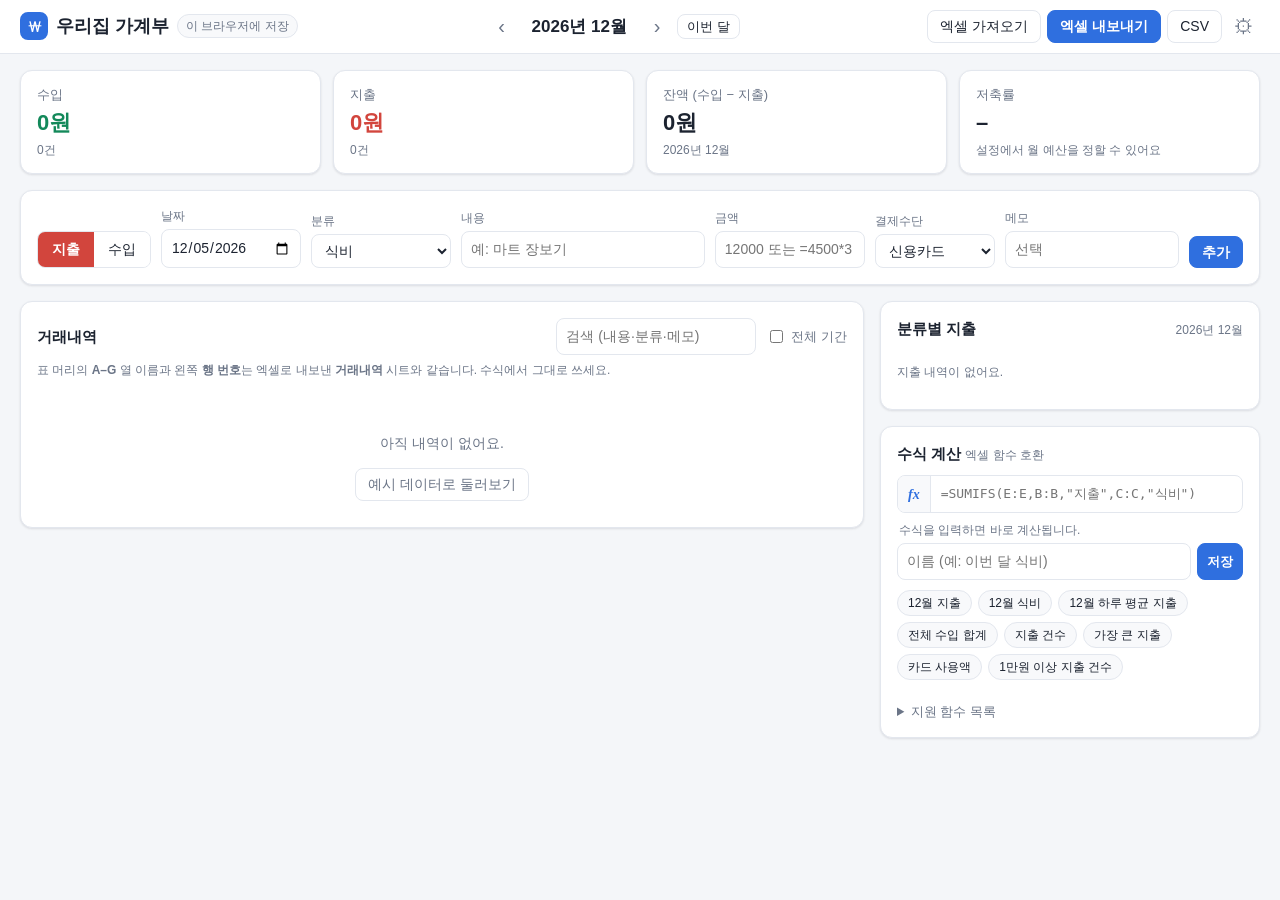
<file: index.html>
<!doctype html>
<html lang="ko">
<head>
  <meta charset="utf-8">
  <meta name="viewport" content="width=device-width, initial-scale=1">
  <meta name="color-scheme" content="light dark">
  <title>우리집 가계부</title>
  <link rel="icon" href="data:image/svg+xml,%3Csvg xmlns='http://www.w3.org/2000/svg' viewBox='0 0 32 32'%3E%3Crect width='32' height='32' rx='7' fill='%232f6fdf'/%3E%3Ctext x='16' y='22' font-size='16' text-anchor='middle' fill='white' font-family='sans-serif' font-weight='700'%3E%E2%82%A9%3C/text%3E%3C/svg%3E">
  <link rel="stylesheet" href="css/style.css">
</head>
<body>
  <header class="topbar">
    <div class="brand">
      <span class="logo" aria-hidden="true">₩</span>
      <h1>우리집 가계부</h1>
      <span class="status" id="saveStatus"></span>
    </div>
    <nav class="month-nav" aria-label="월 이동">
      <button type="button" class="icon-btn" id="prevMonth" aria-label="이전 달">‹</button>
      <label class="month-label">
        <span id="monthText"></span>
        <input type="month" id="monthPicker" aria-label="월 선택">
      </label>
      <button type="button" class="icon-btn" id="nextMonth" aria-label="다음 달">›</button>
      <button type="button" class="btn small ghost" id="thisMonth">이번 달</button>
    </nav>
    <div class="actions">
      <button type="button" class="btn" id="btnImport">엑셀 가져오기</button>
      <input type="file" id="fileInput" accept=".xlsx,.csv,.txt" hidden>
      <button type="button" class="btn primary" id="btnExport">엑셀 내보내기</button>
      <button type="button" class="btn ghost" id="btnCsv" title="CSV로 내보내기">CSV</button>
      <button type="button" class="icon-btn" id="btnSettings" aria-label="설정" title="설정">⚙</button>
    </div>
  </header>

  <main>
    <section class="cards" id="cards" aria-label="이번 달 요약"></section>

    <section class="panel entry" aria-label="내역 입력">
      <form id="entryForm" autocomplete="off">
        <div class="seg" role="radiogroup" aria-label="구분">
          <button type="button" data-type="지출" class="seg-btn on" role="radio" aria-checked="true">지출</button>
          <button type="button" data-type="수입" class="seg-btn" role="radio" aria-checked="false">수입</button>
        </div>
        <label class="f f-date"><span>날짜</span><input type="date" id="fDate" required></label>
        <label class="f f-cat"><span>분류</span><select id="fCat"></select></label>
        <label class="f f-desc"><span>내용</span><input type="text" id="fDesc" list="descList" placeholder="예: 마트 장보기"></label>
        <label class="f f-amt">
          <span>금액 <em class="hint" id="amtPreview"></em></span>
          <input type="text" id="fAmount" inputmode="decimal" placeholder="12000 또는 =4500*3" required>
        </label>
        <label class="f f-method"><span>결제수단</span><select id="fMethod"></select></label>
        <label class="f f-memo"><span>메모</span><input type="text" id="fMemo" placeholder="선택"></label>
        <div class="f-actions">
          <button type="submit" class="btn primary" id="btnSubmit">추가</button>
          <button type="button" class="btn ghost" id="btnCancelEdit" hidden>취소</button>
        </div>
        <datalist id="descList"></datalist>
      </form>
    </section>

    <div class="layout">
      <section class="panel" aria-label="거래내역">
        <div class="panel-head">
          <h2>거래내역 <small class="muted" id="txCount"></small></h2>
          <div class="tools">
            <input type="search" id="search" placeholder="검색 (내용·분류·메모)">
            <label class="check"><input type="checkbox" id="showAll"> 전체 기간</label>
          </div>
        </div>
        <p class="sheet-hint">표 머리의 <b>A–G</b> 열 이름과 왼쪽 <b>행 번호</b>는 엑셀로 내보낸 <b>거래내역</b> 시트와 같습니다. 수식에서 그대로 쓰세요.</p>
        <div class="table-wrap">
          <table class="tx" id="txTable">
            <thead>
              <tr>
                <th class="rn">#</th>
                <th><i>A</i>날짜</th><th class="opt-m"><i>B</i>구분</th><th><i>C</i>분류</th><th><i>D</i>내용</th>
                <th class="num"><i>E</i>금액</th><th class="opt"><i>F</i>결제수단</th><th class="opt"><i>G</i>메모</th>
                <th class="act"><span class="sr">관리</span></th>
              </tr>
            </thead>
            <tbody id="txBody"></tbody>
          </table>
        </div>
        <div class="empty" id="emptyState" hidden>
          <p>아직 내역이 없어요.</p>
          <button type="button" class="btn" id="btnSample">예시 데이터로 둘러보기</button>
        </div>
      </section>

      <aside class="side">
        <section class="panel" aria-label="분류별 지출">
          <div class="panel-head"><h2>분류별 지출</h2><small class="muted" id="catPeriod"></small></div>
          <div id="catBars" class="bars"></div>
        </section>

        <section class="panel formula" aria-label="수식 계산">
          <div class="panel-head"><h2>수식 계산 <small class="muted">엑셀 함수 호환</small></h2></div>
          <div class="fx-bar">
            <span class="fx">fx</span>
            <input type="text" id="fxInput" spellcheck="false" placeholder='=SUMIFS(E:E,B:B,"지출",C:C,"식비")'>
          </div>
          <div class="fx-result" id="fxResult" aria-live="polite"></div>
          <div class="fx-save">
            <input type="text" id="fxName" placeholder="이름 (예: 이번 달 식비)">
            <button type="button" class="btn small primary" id="fxSave">저장</button>
          </div>
          <div class="chips" id="fxExamples"></div>
          <ul class="saved" id="fxSaved"></ul>
          <details class="ref">
            <summary>지원 함수 목록</summary>
            <p class="muted small">거래내역 시트 기준 — A 날짜, B 구분, C 분류, D 내용, E 금액, F 결제수단, G 메모 (1행 머리글).
              조건에는 <code>"식비"</code>, <code>"&gt;=10000"</code>, <code>"카*"</code>, <code>"&gt;="&amp;DATE(2026,1,1)</code> 처럼 엑셀과 같은 방식을 씁니다. 함수를 누르면 입력됩니다.</p>
            <dl id="fnList"></dl>
          </details>
        </section>
      </aside>
    </div>
  </main>

  <dialog id="settingsDlg">
    <form method="dialog" id="settingsForm">
      <h2>설정</h2>
      <label class="f"><span>월 예산 (지출, 원) — 0이면 사용 안 함</span><input type="text" inputmode="numeric" id="sBudget"></label>
      <div class="grid3">
        <label class="f"><span>지출 분류 (한 줄에 하나)</span><textarea id="sExpense" rows="9"></textarea></label>
        <label class="f"><span>수입 분류</span><textarea id="sIncome" rows="9"></textarea></label>
        <label class="f"><span>결제수단</span><textarea id="sMethods" rows="9"></textarea></label>
      </div>
      <p class="muted small">claude.ai 링크로 열면 내 계정에 비공개로 저장되어 다른 기기에서도 이어서 쓸 수 있어요. 파일로 직접 열면 이 브라우저에만 저장됩니다. 백업은 <b>엑셀 내보내기</b>로 해 두세요.</p>
      <div class="dlg-actions">
        <button type="button" class="btn danger ghost" id="btnReset">모든 데이터 삭제</button>
        <span class="spacer"></span>
        <button value="cancel" class="btn ghost" formnovalidate>닫기</button>
        <button value="save" class="btn primary" id="btnSaveSettings">저장</button>
      </div>
    </form>
  </dialog>

  <dialog id="choiceDlg">
    <form method="dialog">
      <h2 id="choiceTitle"></h2>
      <p id="choiceText"></p>
      <div class="dlg-actions" id="choiceActions"></div>
    </form>
  </dialog>

  <div class="toast" id="toast" role="status" aria-live="polite"></div>

  <script src="js/formula.js"></script>
  <script src="js/xlsx.js"></script>
  <script src="js/app.js"></script>
</body>
</html>
</file>
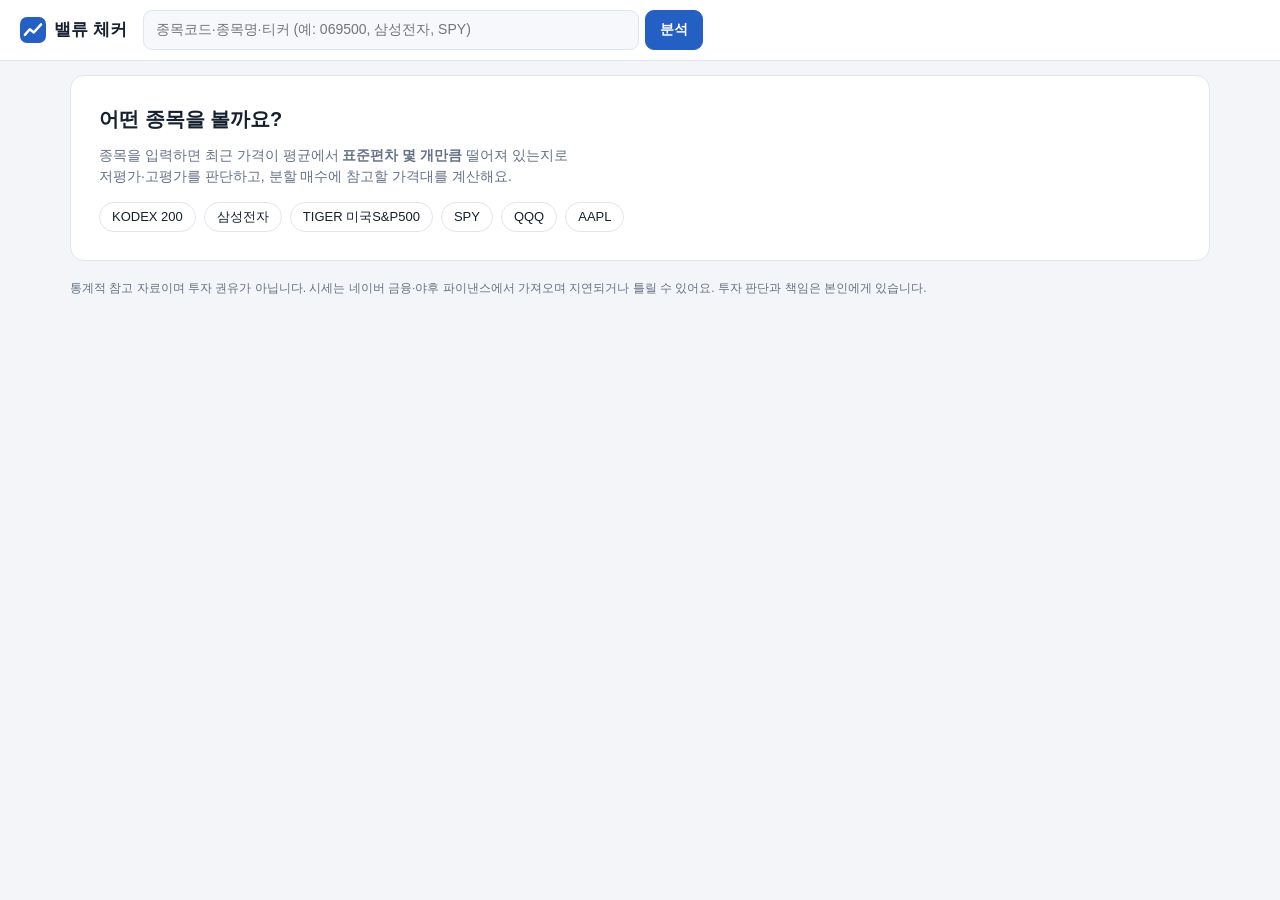
<file: stock-valuation/static/index.html>
<!doctype html>
<html lang="ko">
<head>
  <meta charset="utf-8">
  <meta name="viewport" content="width=device-width, initial-scale=1">
  <meta name="color-scheme" content="light dark">
  <title>밸류 체커</title>
  <link rel="icon" href="data:image/svg+xml,%3Csvg xmlns='http://www.w3.org/2000/svg' viewBox='0 0 32 32'%3E%3Crect width='32' height='32' rx='7' fill='%23245fc4'/%3E%3Cpath d='M6 22 L12 15 L17 19 L26 9' stroke='white' stroke-width='3' fill='none' stroke-linecap='round' stroke-linejoin='round'/%3E%3C/svg%3E">
  <link rel="stylesheet" href="style.css">
</head>
<body>
  <header class="top">
    <div class="brand"><span class="logo" aria-hidden="true"></span><h1>밸류 체커</h1></div>
    <form id="searchForm" class="search" autocomplete="off" role="search">
      <input id="q" type="search" placeholder="종목코드·종목명·티커 (예: 069500, 삼성전자, SPY)" aria-label="종목 검색" aria-autocomplete="list" aria-controls="suggest">
      <button class="btn primary" type="submit">분석</button>
      <ul id="suggest" class="suggest" role="listbox" hidden></ul>
    </form>
  </header>

  <main>
    <div id="recent" class="recent" aria-label="최근 본 종목"></div>

    <section id="empty" class="empty">
      <h2>어떤 종목을 볼까요?</h2>
      <p>종목을 입력하면 최근 가격이 평균에서 <b>표준편차 몇 개만큼</b> 떨어져 있는지로 저평가·고평가를 판단하고, 분할 매수에 참고할 가격대를 계산해요.</p>
      <div class="examples" id="examples">
        <button type="button" data-q="069500" data-n="KOR">KODEX 200</button>
        <button type="button" data-q="005930" data-n="KOR">삼성전자</button>
        <button type="button" data-q="360750" data-n="KOR">TIGER 미국S&amp;P500</button>
        <button type="button" data-q="SPY" data-n="USA">SPY</button>
        <button type="button" data-q="QQQ" data-n="USA">QQQ</button>
        <button type="button" data-q="AAPL" data-n="USA">AAPL</button>
      </div>
    </section>

    <div id="loading" class="loading" hidden>시세를 불러오는 중…</div>
    <div id="error" class="error" role="alert" hidden></div>

    <div id="result" hidden>
      <section class="card quote">
        <div class="q-left">
          <div class="q-name"><h2 id="name"></h2><span id="badges"></span></div>
          <div class="q-meta" id="meta"></div>
        </div>
        <div class="q-right">
          <div class="q-price" id="price"></div>
          <div class="q-change" id="change"></div>
        </div>
        <div class="q-status">
          <span id="status"></span>
          <label class="toggle"><input type="checkbox" id="auto" checked> 30초마다 자동 갱신</label>
          <button type="button" class="btn small ghost" id="refresh">지금 갱신</button>
        </div>
      </section>

      <div class="grid">
        <section class="card verdict">
          <div class="card-head">
            <h3>평가</h3>
            <label class="period">비교 기간
              <select id="period">
                <option value="60">3개월 (60거래일)</option>
                <option value="120">6개월 (120거래일)</option>
                <option value="250" selected>1년 (250거래일)</option>
                <option value="500">2년 (500거래일)</option>
              </select>
            </label>
          </div>
          <div class="v-main">
            <span class="zone-pill" id="zonePill"></span>
            <span class="z-value" id="zValue"></span>
          </div>
          <p class="v-text" id="vText"></p>
          <div class="gauge" id="gauge" aria-hidden="true">
            <div class="g-track">
              <span class="g-seg deep-under"></span><span class="g-seg under"></span><span class="g-seg fair"></span><span class="g-seg over"></span><span class="g-seg deep-over"></span>
            </div>
            <span class="g-marker" id="gMarker"></span>
            <div class="g-ticks"><span>−3σ</span><span>−2σ</span><span>−1σ</span><span>평균</span><span>+1σ</span><span>+2σ</span><span>+3σ</span></div>
          </div>
          <dl class="facts" id="facts"></dl>
          <div id="extraNote" class="extra-note"></div>
        </section>

        <section class="card levels">
          <div class="card-head"><h3>가격대별 참고 가격</h3><span class="muted small" id="levelsPeriod"></span></div>
          <div class="table-wrap">
            <table class="tbl" id="levelsTbl">
              <thead><tr><th>구간</th><th class="num">가격</th><th class="num"><span class="long">현재가 </span>대비</th><th class="num" title="같은 기간 길이로 과거를 굴려 계산했을 때 이 구간에 있었던 날의 비율">과거 빈도</th></tr></thead>
              <tbody></tbody>
            </table>
          </div>
          <p class="muted small">매수 참고 가격은 호가 단위로 내림했어요. <b>과거 빈도</b>는 지난 기록에서 가격이 그 구간 바깥(아래 또는 위)에 있었던 날의 비율이에요. 낮을수록 드물게 오는 가격이에요.</p>
        </section>
      </div>

      <section class="card chart-card">
        <div class="card-head">
          <h3>가격과 표준편차 밴드</h3>
          <div class="legend" id="legend">
            <span><i class="lk price"></i>종가</span>
            <span><i class="lk sma"></i>이동평균</span>
            <span><i class="lk b1"></i>±1σ</span>
            <span><i class="lk b2"></i>±2σ</span>
          </div>
        </div>
        <div class="chart" id="chart"></div>
      </section>

      <div class="grid">
        <section class="card">
          <div class="card-head"><h3>변동성으로 본 하락 시나리오</h3><span class="muted small" id="volNote"></span></div>
          <div class="table-wrap">
            <table class="tbl" id="scenTbl">
              <thead><tr><th>기간</th><th class="num">보통 범위 하단 (−1σ)</th><th class="num">큰 하락 (−2σ)</th><th class="num">보통 범위 상단 (+1σ)</th></tr></thead>
              <tbody></tbody>
            </table>
          </div>
          <p class="muted small">최근 일간 수익률의 표준편차로 계산했어요. 해당 기간 동안 약 68%의 경우 −1σ~+1σ 사이, 약 95%의 경우 −2σ 위에 머무는 것으로 가정한 값이에요(정규분포 가정).</p>
        </section>

        <section class="card" id="fundCard">
          <div class="card-head"><h3 id="fundTitle">투자 지표</h3><span class="muted small" id="fundSrc"></span></div>
          <dl class="facts cols" id="fund"></dl>
          <p class="muted small" id="fundNote"></p>
        </section>
      </div>

      <details class="card method">
        <summary>어떻게 계산하나요?</summary>
        <ol>
          <li><b>이동평균과 표준편차:</b> 선택한 기간(예: 최근 250거래일)의 종가 평균과 표준편차(σ)를 구해요. 오늘 가격은 실시간 현재가를 써요.</li>
          <li><b>평가(z):</b> (현재가 − 평균) ÷ σ. −1σ 이하면 저평가, −2σ 이하면 강한 저평가, +1σ 이상이면 고평가, +2σ 이상이면 강한 고평가로 봐요.</li>
          <li><b>매수 참고 가격:</b> 평균 − 1σ, 1.5σ, 2σ, 2.5σ 가격이에요. 한 번에 사기보다 구간마다 나눠 사는 분할 매수에 참고하세요.</li>
          <li><b>과거 빈도:</b> 같은 기간 길이로 과거 약 5년을 하루씩 굴려 계산한 z 값 중, 그 구간을 넘어선 날의 비율이에요.</li>
          <li><b>한계:</b> 가격이 평균으로 돌아온다는 가정(평균회귀)에 기반해요. 실적 악화나 시장 급락처럼 추세가 바뀌면 −2σ 아래로 계속 내려갈 수 있어요. PER·목표가 같은 지표와 함께 보세요.</li>
        </ol>
      </details>
    </div>

    <p class="disclaimer">통계적 참고 자료이며 투자 권유가 아닙니다. 시세는 네이버 금융·야후 파이낸스에서 가져오며 지연되거나 틀릴 수 있어요. 투자 판단과 책임은 본인에게 있습니다.</p>
  </main>

  <div class="tip" id="tip" role="status" hidden></div>

  <script src="stats.js"></script>
  <script src="app.js"></script>
</body>
</html>
</file>
<file: css/style.css>
:root {
  --bg: #f4f6f9;
  --surface: #ffffff;
  --surface-2: #f8f9fb;
  --border: #e3e7ee;
  --text: #1c2330;
  --muted: #6b7587;
  --primary: #2f6fdf;
  --primary-ink: #ffffff;
  --primary-soft: #e8effc;
  --income: #13895a;
  --expense: #d2453d;
  --warn: #c77d0a;
  --bar: #2f6fdf;
  --shadow: 0 1px 2px rgba(16, 24, 40, .05), 0 1px 3px rgba(16, 24, 40, .06);
  --radius: 12px;
  --mono: ui-monospace, SFMono-Regular, Menlo, Consolas, monospace;
  color-scheme: light;
}
@media (prefers-color-scheme: dark) {
  :root:not([data-theme="light"]) {
    --bg: #11151c;
    --surface: #181d26;
    --surface-2: #1e2430;
    --border: #2a3140;
    --text: #e6e9ef;
    --muted: #97a1b3;
    --primary: #5b8ff0;
    --primary-ink: #0b1220;
    --primary-soft: #1f2b44;
    --income: #3cc28a;
    --expense: #f07067;
    --warn: #f0b04a;
    --bar: #5b8ff0;
    --shadow: none;
    color-scheme: dark;
  }
}
:root[data-theme="dark"] {
    --bg: #11151c;
    --surface: #181d26;
    --surface-2: #1e2430;
    --border: #2a3140;
    --text: #e6e9ef;
    --muted: #97a1b3;
    --primary: #5b8ff0;
    --primary-ink: #0b1220;
    --primary-soft: #1f2b44;
    --income: #3cc28a;
    --expense: #f07067;
    --warn: #f0b04a;
    --bar: #5b8ff0;
    --shadow: none;
    color-scheme: dark;
}

* { box-sizing: border-box; }
html { -webkit-text-size-adjust: 100%; }
body {
  margin: 0;
  background: var(--bg);
  color: var(--text);
  font: 14px/1.5 -apple-system, BlinkMacSystemFont, "Apple SD Gothic Neo", "Pretendard", "Malgun Gothic", "맑은 고딕", "Noto Sans KR", sans-serif;
}
button, input, select, textarea { font: inherit; color: inherit; }
h1, h2 { margin: 0; }
h1 { font-size: 18px; }
h2 { font-size: 15px; }
small { font-size: 12px; }
.muted { color: var(--muted); font-weight: 400; }
.small { font-size: 12px; }
.sr { position: absolute; width: 1px; height: 1px; overflow: hidden; clip: rect(0 0 0 0); }
code { font-family: var(--mono); font-size: 12px; background: var(--surface-2); padding: 1px 4px; border-radius: 4px; }

/* ---------- 상단 ---------- */
.topbar {
  position: sticky; top: env(safe-area-inset-top, 0px); z-index: 10;
  display: flex; align-items: center; gap: 12px; flex-wrap: wrap;
  padding-block: 10px;
  padding-left: max(20px, env(safe-area-inset-left, 0px));
  padding-right: max(20px, env(safe-area-inset-right, 0px));
  background: var(--surface);
  border-bottom: 1px solid var(--border);
}
.brand { display: flex; align-items: center; gap: 8px; }
.logo {
  display: grid; place-items: center; width: 28px; height: 28px; border-radius: 8px;
  background: var(--primary); color: var(--primary-ink); font-weight: 700;
}
.month-nav { display: flex; align-items: center; gap: 4px; margin: 0 auto; }
.month-label { position: relative; font-size: 17px; font-weight: 700; padding: 2px 10px; cursor: pointer; border-radius: 8px; }
.month-label:hover { background: var(--surface-2); }
.month-label input { position: absolute; inset: 0; opacity: 0; cursor: pointer; width: 100%; }
.actions { display: flex; gap: 6px; align-items: center; }

.btn {
  border: 1px solid var(--border); background: var(--surface); border-radius: 8px;
  padding: 7px 12px; cursor: pointer; white-space: nowrap; line-height: 1.2;
}
.btn:hover { background: var(--surface-2); }
.btn.primary { background: var(--primary); border-color: var(--primary); color: var(--primary-ink); font-weight: 600; }
.btn.primary:hover { filter: brightness(1.06); }
.btn.ghost { background: transparent; }
.btn.small { padding: 4px 9px; font-size: 13px; }
.btn.danger { color: var(--expense); }
.btn:disabled { opacity: .5; cursor: default; }
.icon-btn {
  border: 0; background: transparent; cursor: pointer; border-radius: 8px;
  width: 32px; height: 32px; font-size: 20px; line-height: 1; color: var(--muted);
}
.icon-btn:hover { background: var(--surface-2); color: var(--text); }
:focus-visible { outline: 2px solid var(--primary); outline-offset: 2px; }

body::before { content: ""; position: fixed; inset: 0 0 auto; height: env(safe-area-inset-top, 0px); z-index: 10; background: var(--surface); }
main {
  max-width: 1280px; margin: 0 auto; display: grid; gap: 16px;
  padding-block: 16px 48px;
  padding-left: max(20px, env(safe-area-inset-left, 0px));
  padding-right: max(20px, env(safe-area-inset-right, 0px));
}
.status { font-size: 12px; color: var(--muted); padding: 2px 8px; border-radius: 99px; background: var(--surface-2); border: 1px solid var(--border); white-space: nowrap; }
.status:empty { display: none; }
.status.ok::before { content: "● "; color: var(--income); }
.status.busy::before { content: "● "; color: var(--primary); }
.status.warn { color: var(--warn); }

.panel {
  background: var(--surface); border: 1px solid var(--border); border-radius: var(--radius);
  box-shadow: var(--shadow); padding: 16px; min-width: 0;
}
.panel-head { display: flex; align-items: center; justify-content: space-between; gap: 10px; flex-wrap: wrap; margin-bottom: 10px; }

/* ---------- 요약 카드 ---------- */
.cards { display: grid; grid-template-columns: repeat(4, minmax(0, 1fr)); gap: 12px; }
.card { background: var(--surface); border: 1px solid var(--border); border-radius: var(--radius); box-shadow: var(--shadow); padding: 14px 16px; min-width: 0; }
.card .label { color: var(--muted); font-size: 13px; }
.card .value { font-size: 22px; font-weight: 700; margin-top: 2px; font-variant-numeric: tabular-nums; overflow-wrap: anywhere; }
.card .sub { color: var(--muted); font-size: 12px; margin-top: 2px; }
.card.income .value { color: var(--income); }
.card.expense .value { color: var(--expense); }
.meter { height: 6px; background: var(--surface-2); border-radius: 99px; margin-top: 8px; overflow: hidden; }
.meter > span { display: block; height: 100%; background: var(--primary); border-radius: 99px; }
.meter.over > span { background: var(--expense); }
.meter.warn > span { background: var(--warn); }

/* ---------- 입력 폼 ---------- */
#entryForm {
  display: grid; gap: 10px; align-items: end;
  grid-template-columns: auto 140px 140px minmax(140px, 1.4fr) 150px 120px minmax(100px, 1fr) auto;
}
.f { display: flex; flex-direction: column; gap: 4px; min-width: 0; }
.f > span { font-size: 12px; color: var(--muted); }
.f input, .f select, .f textarea, .tools input[type=search], .fx-save input {
  width: 100%; border: 1px solid var(--border); background: var(--surface); border-radius: 8px; padding: 7px 9px; min-width: 0;
}
.f textarea { resize: vertical; }
.f input:focus, .f select:focus, .f textarea:focus { outline: 2px solid var(--primary-soft); border-color: var(--primary); }
.hint { font-style: normal; color: var(--primary); font-weight: 600; }
.hint.err { color: var(--expense); }
.f-actions { display: flex; gap: 6px; }
.seg { display: inline-flex; border: 1px solid var(--border); border-radius: 8px; overflow: hidden; align-self: end; }
.seg-btn { border: 0; background: var(--surface); padding: 7px 14px; cursor: pointer; }
.seg-btn.on[data-type="지출"] { background: var(--expense); color: #fff; font-weight: 600; }
.seg-btn.on[data-type="수입"] { background: var(--income); color: #fff; font-weight: 600; }
.entry.editing { outline: 2px solid var(--primary); }

/* ---------- 레이아웃 ---------- */
.layout { display: grid; grid-template-columns: minmax(0, 1fr) 380px; gap: 16px; align-items: start; }
.side { display: grid; gap: 16px; min-width: 0; }

/* ---------- 거래내역 표 ---------- */
.tools { display: flex; gap: 10px; align-items: center; }
.tools input[type=search] { width: 200px; }
.check { display: inline-flex; gap: 5px; align-items: center; color: var(--muted); font-size: 13px; cursor: pointer; white-space: nowrap; }
.sheet-hint { margin: -4px 0 10px; color: var(--muted); font-size: 12px; }
.table-wrap { overflow-x: auto; margin: 0 -16px; padding: 0 16px; }
table.tx { width: 100%; border-collapse: collapse; font-variant-numeric: tabular-nums; }
.tx th, .tx td { padding: 7px 8px; border-bottom: 1px solid var(--border); text-align: left; white-space: nowrap; }
.tx th { font-size: 12px; color: var(--muted); font-weight: 600; background: var(--surface-2); position: sticky; top: 0; }
.tx th i { font-style: normal; font-family: var(--mono); font-size: 11px; color: var(--primary); margin-right: 5px; }
.tx td.rn, .tx th.rn { color: var(--muted); font-family: var(--mono); font-size: 11px; width: 1%; text-align: right; }
.tx .num { text-align: right; }
.tx td.desc { white-space: normal; min-width: 120px; }
.tx td.memo { color: var(--muted); white-space: normal; max-width: 220px; }
.tx tbody tr { cursor: pointer; }
.tx tbody tr:hover { background: var(--surface-2); }
.tx tbody tr.sel { background: var(--primary-soft); }
.tx tr.day td { background: transparent; cursor: default; color: var(--muted); font-size: 12px; font-weight: 600; padding-top: 14px; border-bottom-color: var(--border); }
.tx tr.day:hover { background: transparent; }
.day-in { display: flex; justify-content: space-between; gap: 12px; padding: 0 44px 0 30px; font-variant-numeric: tabular-nums; }
.day-in span:last-child { font-weight: 500; }
.amt-in { color: var(--income); font-weight: 600; }
.amt-out { font-weight: 600; }
.tag { display: inline-block; padding: 1px 7px; border-radius: 99px; font-size: 12px; background: var(--surface-2); border: 1px solid var(--border); }
.tag.in { color: var(--income); }
.tag.out { color: var(--expense); }
.fxmark { font-family: var(--mono); font-size: 10px; color: var(--primary); margin-left: 4px; vertical-align: super; }
.del { border: 0; background: transparent; color: var(--muted); cursor: pointer; padding: 2px 6px; border-radius: 6px; font-size: 15px; }
.del:hover { color: var(--expense); background: var(--surface-2); }
.empty { text-align: center; padding: 30px 0 10px; color: var(--muted); }

/* ---------- 분류별 막대 ---------- */
.bars { display: grid; gap: 9px; }
.bar-row { display: grid; grid-template-columns: 1fr auto; gap: 2px 8px; font-size: 13px; }
.bar-row .amt { font-variant-numeric: tabular-nums; font-weight: 600; }
.bar-row .pct { color: var(--muted); font-weight: 400; font-size: 12px; margin-left: 4px; }
.bar-row .track { grid-column: 1 / -1; height: 6px; background: var(--surface-2); border-radius: 99px; overflow: hidden; }
.bar-row .track > span { display: block; height: 100%; background: var(--bar); border-radius: 99px; }

/* ---------- 수식 ---------- */
.fx-bar { display: flex; align-items: stretch; border: 1px solid var(--border); border-radius: 8px; overflow: hidden; background: var(--surface); }
.fx-bar:focus-within { border-color: var(--primary); outline: 2px solid var(--primary-soft); }
.fx { display: grid; place-items: center; padding: 0 10px; font-style: italic; font-weight: 700; color: var(--primary); background: var(--surface-2); border-right: 1px solid var(--border); font-family: Georgia, serif; }
#fxInput { flex: 1; border: 0; padding: 8px 10px; font-family: var(--mono); font-size: 13px; background: transparent; outline: none; min-width: 0; }
.fx-result { min-height: 30px; padding: 8px 2px 4px; font-size: 20px; font-weight: 700; font-variant-numeric: tabular-nums; overflow-wrap: anywhere; }
.fx-result .err { color: var(--expense); font-size: 14px; font-weight: 600; }
.fx-result .msg { color: var(--muted); font-size: 12px; font-weight: 400; display: block; }
.fx-save { display: flex; gap: 6px; margin-bottom: 10px; }
.chips { display: flex; flex-wrap: wrap; gap: 6px; margin-bottom: 10px; }
.chip { border: 1px solid var(--border); background: var(--surface-2); border-radius: 99px; padding: 3px 10px; font-size: 12px; cursor: pointer; }
.chip:hover { border-color: var(--primary); color: var(--primary); }
.saved { list-style: none; margin: 0; padding: 0; display: grid; gap: 8px; }
.saved li { border: 1px solid var(--border); border-radius: 10px; padding: 8px 10px; display: grid; grid-template-columns: 1fr auto; gap: 2px 8px; }
.saved .nm { font-weight: 600; font-size: 13px; }
.saved .val { font-weight: 700; font-variant-numeric: tabular-nums; text-align: right; }
.saved .val.err { color: var(--expense); }
.saved .src { grid-column: 1 / -1; font-family: var(--mono); font-size: 11px; color: var(--muted); overflow-wrap: anywhere; cursor: pointer; }
.saved .src:hover { color: var(--primary); }
.saved .ops { grid-column: 1 / -1; display: flex; gap: 4px; justify-content: flex-end; }
.saved .ops button { border: 0; background: transparent; color: var(--muted); cursor: pointer; font-size: 12px; padding: 2px 6px; border-radius: 6px; }
.saved .ops button:hover { background: var(--surface-2); color: var(--text); }
.ref { margin-top: 12px; }
.ref summary { cursor: pointer; color: var(--muted); font-size: 13px; }
.ref dl { margin: 8px 0 0; display: grid; grid-template-columns: auto 1fr; gap: 3px 10px; font-size: 12px; max-height: 280px; overflow: auto; }
.ref dt { font-family: var(--mono); color: var(--primary); cursor: pointer; }
.ref dt:hover { text-decoration: underline; }
.ref dd { margin: 0; color: var(--muted); }

/* ---------- 대화상자 ---------- */
dialog { border: 1px solid var(--border); border-radius: 14px; padding: 20px; background: var(--surface); color: var(--text); width: min(720px, calc(100vw - 32px)); box-shadow: 0 20px 50px rgba(0, 0, 0, .25); }
dialog::backdrop { background: rgba(10, 15, 25, .45); }
dialog h2 { margin-bottom: 12px; font-size: 17px; }
#choiceDlg { width: min(420px, calc(100vw - 32px)); }
#settingsForm { display: grid; gap: 12px; }
.grid3 { display: grid; grid-template-columns: repeat(3, 1fr); gap: 10px; }
.dlg-actions { display: flex; gap: 8px; align-items: center; justify-content: flex-end; margin-top: 6px; flex-wrap: wrap; }
.spacer { flex: 1; }

.toast {
  position: fixed; left: 50%; bottom: calc(24px + env(safe-area-inset-bottom, 0px)); transform: translate(-50%, 20px); opacity: 0; pointer-events: none;
  background: var(--text); color: var(--bg); padding: 9px 16px; border-radius: 10px; font-size: 13px; transition: .2s; z-index: 50; max-width: calc(100vw - 32px);
}
.toast.show { opacity: 1; transform: translate(-50%, 0); }

/* ---------- 반응형 ---------- */
@media (max-width: 1100px) {
  .layout { grid-template-columns: 1fr; }
  #entryForm { grid-template-columns: repeat(4, minmax(0, 1fr)); }
  .seg { grid-column: 1 / -1; justify-self: start; }
  .f-desc, .f-memo { grid-column: span 2; }
}
@media (max-width: 720px) {
  .topbar { padding-block: 8px; padding-left: max(16px, env(safe-area-inset-left, 0px)); padding-right: max(16px, env(safe-area-inset-right, 0px)); gap: 8px; position: static; }
  .month-nav { order: 3; width: 100%; justify-content: center; }
  .actions { margin-left: auto; }
  .actions #btnCsv { display: none; }
  .btn { padding: 6px 10px; }
  main { padding-block: 12px 40px; padding-left: max(16px, env(safe-area-inset-left, 0px)); padding-right: max(16px, env(safe-area-inset-right, 0px)); gap: 12px; }
  .cards { grid-template-columns: repeat(2, minmax(0, 1fr)); gap: 8px; }
  .card { padding: 10px 12px; }
  .card .value { font-size: 18px; }
  #entryForm { grid-template-columns: repeat(2, minmax(0, 1fr)); }
  .f-desc, .f-memo { grid-column: 1 / -1; }
  .f-actions { grid-column: 1 / -1; }
  .f-actions .btn { flex: 1; padding: 9px; }
  .tools { width: 100%; }
  .tools input[type=search] { flex: 1; width: auto; }
  .tx .opt, .tx .opt-m { display: none; }
  .tx td.desc { min-width: 0; }
  .tx td { white-space: normal; word-break: keep-all; }
  .tx td.num, .tx td.dt { white-space: nowrap; }
  .tx th { font-size: 11px; }
  .day-in { padding: 0 4px 0 24px; }
  .tx th, .tx td { padding: 7px 5px; }
  .grid3 { grid-template-columns: 1fr; }
  .grid3 textarea { min-height: 90px; }
}
@media (max-width: 420px) {
  .brand h1 { font-size: 16px; }
  .actions .btn { font-size: 13px; padding: 6px 8px; }
}
</file>
<file: stock-valuation/static/style.css>
/* 밸류 체커 — 정보 밀도가 높은 시세 도구: 위에 요약, 아래로 근거 */
:root {
  --bg: #f3f5f8;
  --surface: #ffffff;
  --surface-2: #f6f8fb;
  --border: #e1e6ee;
  --text: #17202e;
  --muted: #667185;
  --accent: #245fc4;
  --accent-ink: #ffffff;
  --rise: #d0312d;      /* 상승(한국 관례: 빨강) */
  --fall: #2463d1;      /* 하락(파랑) */
  --under-2: #1f5fbf;   /* 강한 저평가 */
  --under-1: #6d9be0;   /* 저평가 */
  --fair: #b8c0cc;      /* 적정 (중립 회색) */
  --over-1: #f0965e;    /* 고평가 */
  --over-2: #d9531a;    /* 강한 고평가 */
  --line: #245fc4;      /* 종가 선 */
  --sma: #7b8496;
  --band1: rgba(36, 95, 196, .13);
  --band2: rgba(36, 95, 196, .06);
  --grid: #e9edf3;
  --mono: ui-monospace, SFMono-Regular, Menlo, Consolas, monospace;
  color-scheme: light;
}
@media (prefers-color-scheme: dark) {
  :root:not([data-theme="light"]) {
    --bg: #0f1319; --surface: #171c24; --surface-2: #1d232d; --border: #2a3240; --text: #e6eaf0; --muted: #98a2b3;
    --accent: #5a8ff0; --accent-ink: #0b1220; --rise: #f06a64; --fall: #5b93f0;
    --under-2: #3f83ec; --under-1: #7fa9ea; --fair: #5c6574; --over-1: #f0a06e; --over-2: #ec6a33;
    --line: #6c9cf2; --sma: #8d96a8; --band1: rgba(108, 156, 242, .16); --band2: rgba(108, 156, 242, .07); --grid: #232a35;
    color-scheme: dark;
  }
}
:root[data-theme="dark"] {
  --bg: #0f1319; --surface: #171c24; --surface-2: #1d232d; --border: #2a3240; --text: #e6eaf0; --muted: #98a2b3;
  --accent: #5a8ff0; --accent-ink: #0b1220; --rise: #f06a64; --fall: #5b93f0;
  --under-2: #3f83ec; --under-1: #7fa9ea; --fair: #5c6574; --over-1: #f0a06e; --over-2: #ec6a33;
  --line: #6c9cf2; --sma: #8d96a8; --band1: rgba(108, 156, 242, .16); --band2: rgba(108, 156, 242, .07); --grid: #232a35;
  color-scheme: dark;
}

* { box-sizing: border-box; }
[hidden] { display: none !important; }
body {
  margin: 0; background: var(--bg); color: var(--text);
  font: 14px/1.55 -apple-system, BlinkMacSystemFont, "Apple SD Gothic Neo", "Pretendard", "Malgun Gothic", "맑은 고딕", "Noto Sans KR", sans-serif;
}
button, input, select { font: inherit; color: inherit; }
h1, h2, h3 { margin: 0; text-wrap: balance; }
h1 { font-size: 17px; }
h2 { font-size: 20px; }
h3 { font-size: 15px; }
.muted { color: var(--muted); }
.small { font-size: 12px; }
:focus-visible { outline: 2px solid var(--accent); outline-offset: 2px; }

/* 상단 */
.top {
  position: sticky; top: 0; z-index: 20; display: flex; gap: 16px; align-items: center; flex-wrap: wrap;
  background: var(--surface); border-bottom: 1px solid var(--border);
  padding-block: 10px; padding-left: max(20px, env(safe-area-inset-left, 0px)); padding-right: max(20px, env(safe-area-inset-right, 0px));
}
.brand { display: flex; align-items: center; gap: 8px; }
.logo { width: 26px; height: 26px; border-radius: 7px; background: var(--accent) url("data:image/svg+xml,%3Csvg xmlns='http://www.w3.org/2000/svg' viewBox='0 0 32 32'%3E%3Cpath d='M6 22 L12 15 L17 19 L26 9' stroke='white' stroke-width='3' fill='none' stroke-linecap='round' stroke-linejoin='round'/%3E%3C/svg%3E") center/100% no-repeat; }
.search { position: relative; display: flex; gap: 6px; flex: 1; max-width: 560px; }
.search input { flex: 1; min-width: 0; border: 1px solid var(--border); background: var(--surface-2); border-radius: 9px; padding: 8px 12px; }
.search input:focus { border-color: var(--accent); outline: 2px solid color-mix(in srgb, var(--accent) 25%, transparent); }
.suggest {
  position: absolute; top: calc(100% + 4px); left: 0; right: 0; z-index: 30; list-style: none; margin: 0; padding: 4px;
  background: var(--surface); border: 1px solid var(--border); border-radius: 10px; box-shadow: 0 10px 30px rgba(0, 0, 0, .15); max-height: 360px; overflow: auto;
}
.suggest li { display: flex; gap: 8px; align-items: baseline; padding: 7px 10px; border-radius: 7px; cursor: pointer; }
.suggest li[aria-selected="true"], .suggest li:hover { background: var(--surface-2); }
.suggest .code { font-family: var(--mono); font-size: 12px; color: var(--muted); min-width: 56px; }
.suggest .mk { margin-left: auto; font-size: 11px; color: var(--muted); white-space: nowrap; }

.btn { border: 1px solid var(--border); background: var(--surface); border-radius: 9px; padding: 8px 14px; cursor: pointer; white-space: nowrap; }
.btn:hover { background: var(--surface-2); }
.btn.primary { background: var(--accent); border-color: var(--accent); color: var(--accent-ink); font-weight: 600; }
.btn.small { padding: 3px 9px; font-size: 12px; border-radius: 7px; }
.btn.ghost { background: transparent; }

main {
  max-width: 1180px; margin: 0 auto; display: grid; gap: 14px;
  padding-block: 14px 40px; padding-left: max(20px, env(safe-area-inset-left, 0px)); padding-right: max(20px, env(safe-area-inset-right, 0px));
}
.recent { display: flex; gap: 6px; flex-wrap: wrap; }
.recent:empty { display: none; }
.recent button, .examples button {
  border: 1px solid var(--border); background: var(--surface); border-radius: 99px; padding: 4px 12px; font-size: 13px; cursor: pointer;
}
.recent button:hover, .examples button:hover { border-color: var(--accent); color: var(--accent); }
.recent .x { margin-left: 4px; color: var(--muted); }

.empty { background: var(--surface); border: 1px solid var(--border); border-radius: 14px; padding: 28px; display: grid; gap: 10px; }
.empty p { margin: 0; color: var(--muted); max-width: 62ch; }
.examples { display: flex; gap: 8px; flex-wrap: wrap; margin-top: 4px; }
.loading { color: var(--muted); padding: 30px; text-align: center; }
.error { background: color-mix(in srgb, var(--rise) 10%, var(--surface)); border: 1px solid color-mix(in srgb, var(--rise) 35%, var(--border)); color: var(--text); border-radius: 12px; padding: 14px 16px; }

#result { display: grid; gap: 14px; min-width: 0; }
.card { background: var(--surface); border: 1px solid var(--border); border-radius: 14px; padding: 16px 18px; min-width: 0; }
.card-head { display: flex; justify-content: space-between; align-items: center; gap: 10px; flex-wrap: wrap; margin-bottom: 10px; }
.grid { display: grid; grid-template-columns: repeat(2, minmax(0, 1fr)); gap: 14px; }

/* 현재가 */
.quote { display: grid; grid-template-columns: 1fr auto; gap: 6px 16px; align-items: end; }
.q-name { display: flex; align-items: center; gap: 8px; flex-wrap: wrap; }
.badge { font-size: 11px; font-weight: 600; padding: 2px 7px; border-radius: 6px; background: var(--surface-2); border: 1px solid var(--border); color: var(--muted); }
.badge.etf { color: var(--accent); border-color: color-mix(in srgb, var(--accent) 40%, var(--border)); }
.q-meta { color: var(--muted); font-size: 13px; margin-top: 2px; }
.q-right { text-align: right; }
.q-price { font-size: 30px; font-weight: 750; font-variant-numeric: tabular-nums; line-height: 1.15; }
.q-change { font-variant-numeric: tabular-nums; font-weight: 600; }
.rise { color: var(--rise); }
.fall { color: var(--fall); }
.q-status { grid-column: 1 / -1; display: flex; gap: 12px; align-items: center; flex-wrap: wrap; color: var(--muted); font-size: 12px; border-top: 1px solid var(--border); padding-top: 10px; margin-top: 6px; }
.q-status .dot { display: inline-block; width: 7px; height: 7px; border-radius: 50%; margin-right: 5px; background: var(--muted); }
.q-status .dot.live { background: #1aa260; }
.toggle { display: inline-flex; gap: 5px; align-items: center; cursor: pointer; }
.flash { animation: flash .9s ease-out; }
@keyframes flash { from { background: color-mix(in srgb, var(--accent) 18%, transparent); } to { background: transparent; } }

/* 평가 */
.period { font-size: 12px; color: var(--muted); display: inline-flex; gap: 6px; align-items: center; }
.period select { border: 1px solid var(--border); background: var(--surface-2); border-radius: 7px; padding: 3px 6px; color: var(--text); }
.v-main { display: flex; align-items: baseline; gap: 12px; flex-wrap: wrap; }
.zone-pill { font-size: 22px; font-weight: 800; padding: 3px 14px; border-radius: 10px; color: #fff; }
.zone-pill.deep-under { background: var(--under-2); }
.zone-pill.under { background: var(--under-1); color: #0c1a33; }
.zone-pill.fair { background: var(--fair); color: #1b2230; }
.zone-pill.over { background: var(--over-1); color: #2e1405; }
.zone-pill.deep-over { background: var(--over-2); }
.z-value { font-family: var(--mono); font-size: 15px; color: var(--muted); }
.v-text { margin: 10px 0 6px; max-width: 62ch; }
.gauge { position: relative; margin: 18px 4px 6px; }
.g-track { display: grid; grid-template-columns: 1fr 1fr 2fr 1fr 1fr; gap: 2px; height: 10px; }
.g-seg { border-radius: 2px; }
.g-seg:first-child { border-radius: 5px 2px 2px 5px; }
.g-seg:last-child { border-radius: 2px 5px 5px 2px; }
.g-seg.deep-under { background: var(--under-2); }
.g-seg.under { background: var(--under-1); }
.g-seg.fair { background: var(--fair); }
.g-seg.over { background: var(--over-1); }
.g-seg.deep-over { background: var(--over-2); }
.g-marker { position: absolute; top: -6px; width: 4px; height: 22px; margin-left: -2px; background: var(--text); border-radius: 2px; box-shadow: 0 0 0 2px var(--surface); transition: left .4s; }
.g-ticks { display: flex; justify-content: space-between; font-size: 11px; color: var(--muted); margin-top: 6px; font-variant-numeric: tabular-nums; }
.g-ticks span { width: 0; display: flex; justify-content: center; white-space: nowrap; }
.facts { display: grid; grid-template-columns: auto 1fr; gap: 4px 14px; margin: 14px 0 0; font-size: 13px; }
.facts dt { color: var(--muted); }
.facts dd { margin: 0; text-align: right; font-variant-numeric: tabular-nums; font-weight: 600; }
.facts.cols { grid-template-columns: auto 1fr auto 1fr; }
.extra-note:empty { display: none; }
.extra-note { margin-top: 12px; padding: 9px 12px; border-radius: 9px; background: var(--surface-2); font-size: 13px; }

/* 표 */
.table-wrap { overflow-x: auto; }
.tbl { width: 100%; border-collapse: collapse; font-variant-numeric: tabular-nums; }
.tbl th, .tbl td { padding: 7px 8px; border-bottom: 1px solid var(--border); text-align: left; white-space: nowrap; }
.tbl th { font-size: 12px; color: var(--muted); font-weight: 600; }
.tbl .num { text-align: right; }
.tbl tr.buy td:first-child { font-weight: 600; }
.tbl tr.mean td { background: var(--surface-2); }
.tbl tr.here td { box-shadow: inset 0 2px 0 var(--text); }
.lv { display: inline-flex; align-items: center; gap: 7px; }
.lv i { width: 9px; height: 9px; border-radius: 3px; display: inline-block; }
.lv .sub { color: var(--muted); font-weight: 400; font-size: 12px; }
.chk { font-size: 11px; font-weight: 700; color: var(--under-2); margin-left: 6px; }
.tbl tr.now td { font-weight: 700; color: var(--text); background: color-mix(in srgb, var(--accent) 8%, transparent); }

/* 차트 */
.chart-card { padding-bottom: 10px; }
.legend { display: flex; gap: 14px; flex-wrap: wrap; font-size: 12px; color: var(--muted); }
.legend span { display: inline-flex; align-items: center; gap: 6px; }
.lk { display: inline-block; width: 16px; height: 0; }
.lk.price { border-top: 2px solid var(--line); }
.lk.sma { border-top: 2px dashed var(--sma); }
.lk.b1 { height: 10px; background: var(--band1); border-radius: 2px; }
.lk.b2 { height: 10px; background: var(--band2); border-radius: 2px; outline: 1px solid var(--band1); }
.chart { position: relative; width: 100%; height: 340px; touch-action: pan-y; }
.chart svg { display: block; width: 100%; height: 100%; overflow: visible; }
.chart .axis text { fill: var(--muted); font-size: 11px; font-variant-numeric: tabular-nums; }
.chart .gridline { stroke: var(--grid); stroke-width: 1; }
.chart .cross { stroke: var(--muted); stroke-width: 1; }
.tip {
  position: fixed; z-index: 40; pointer-events: none; background: var(--surface); color: var(--text); border: 1px solid var(--border);
  border-radius: 10px; padding: 8px 10px; font-size: 12px; box-shadow: 0 8px 24px rgba(0, 0, 0, .16); min-width: 170px; font-variant-numeric: tabular-nums;
}
.tip .d { color: var(--muted); margin-bottom: 4px; }
.tip .r { display: flex; justify-content: space-between; gap: 14px; align-items: center; }
.tip .r b { font-weight: 700; }
.tip .r span { color: var(--muted); display: inline-flex; gap: 6px; align-items: center; }

.method summary { cursor: pointer; font-weight: 600; }
.method ol { margin: 10px 0 0; padding-left: 20px; display: grid; gap: 6px; max-width: 75ch; }
.disclaimer { color: var(--muted); font-size: 12px; margin: 4px 0 0; }

@media (max-width: 860px) {
  .grid { grid-template-columns: 1fr; }
}
@media (max-width: 560px) {
  .top { position: static; gap: 10px; padding-left: max(16px, env(safe-area-inset-left, 0px)); padding-right: max(16px, env(safe-area-inset-right, 0px)); }
  .search { max-width: none; flex-basis: 100%; }
  main { padding-left: max(16px, env(safe-area-inset-left, 0px)); padding-right: max(16px, env(safe-area-inset-right, 0px)); }
  .quote { grid-template-columns: 1fr; }
  .q-right { text-align: left; }
  .q-price { font-size: 26px; }
  .card { padding: 14px; }
  .chart { height: 270px; }
  .facts.cols { grid-template-columns: auto 1fr; }
  .zone-pill { font-size: 19px; }
  .tbl th, .tbl td { padding: 7px 5px; }
  .lv .sub, .long { display: none; }
  .chk { margin-left: 3px; }
  .levels .table-wrap { margin: 0 -10px; }
  .levels .tbl { font-size: 13px; }
}
@media (prefers-reduced-motion: reduce) { .g-marker { transition: none; } .flash { animation: none; } }
</file>
